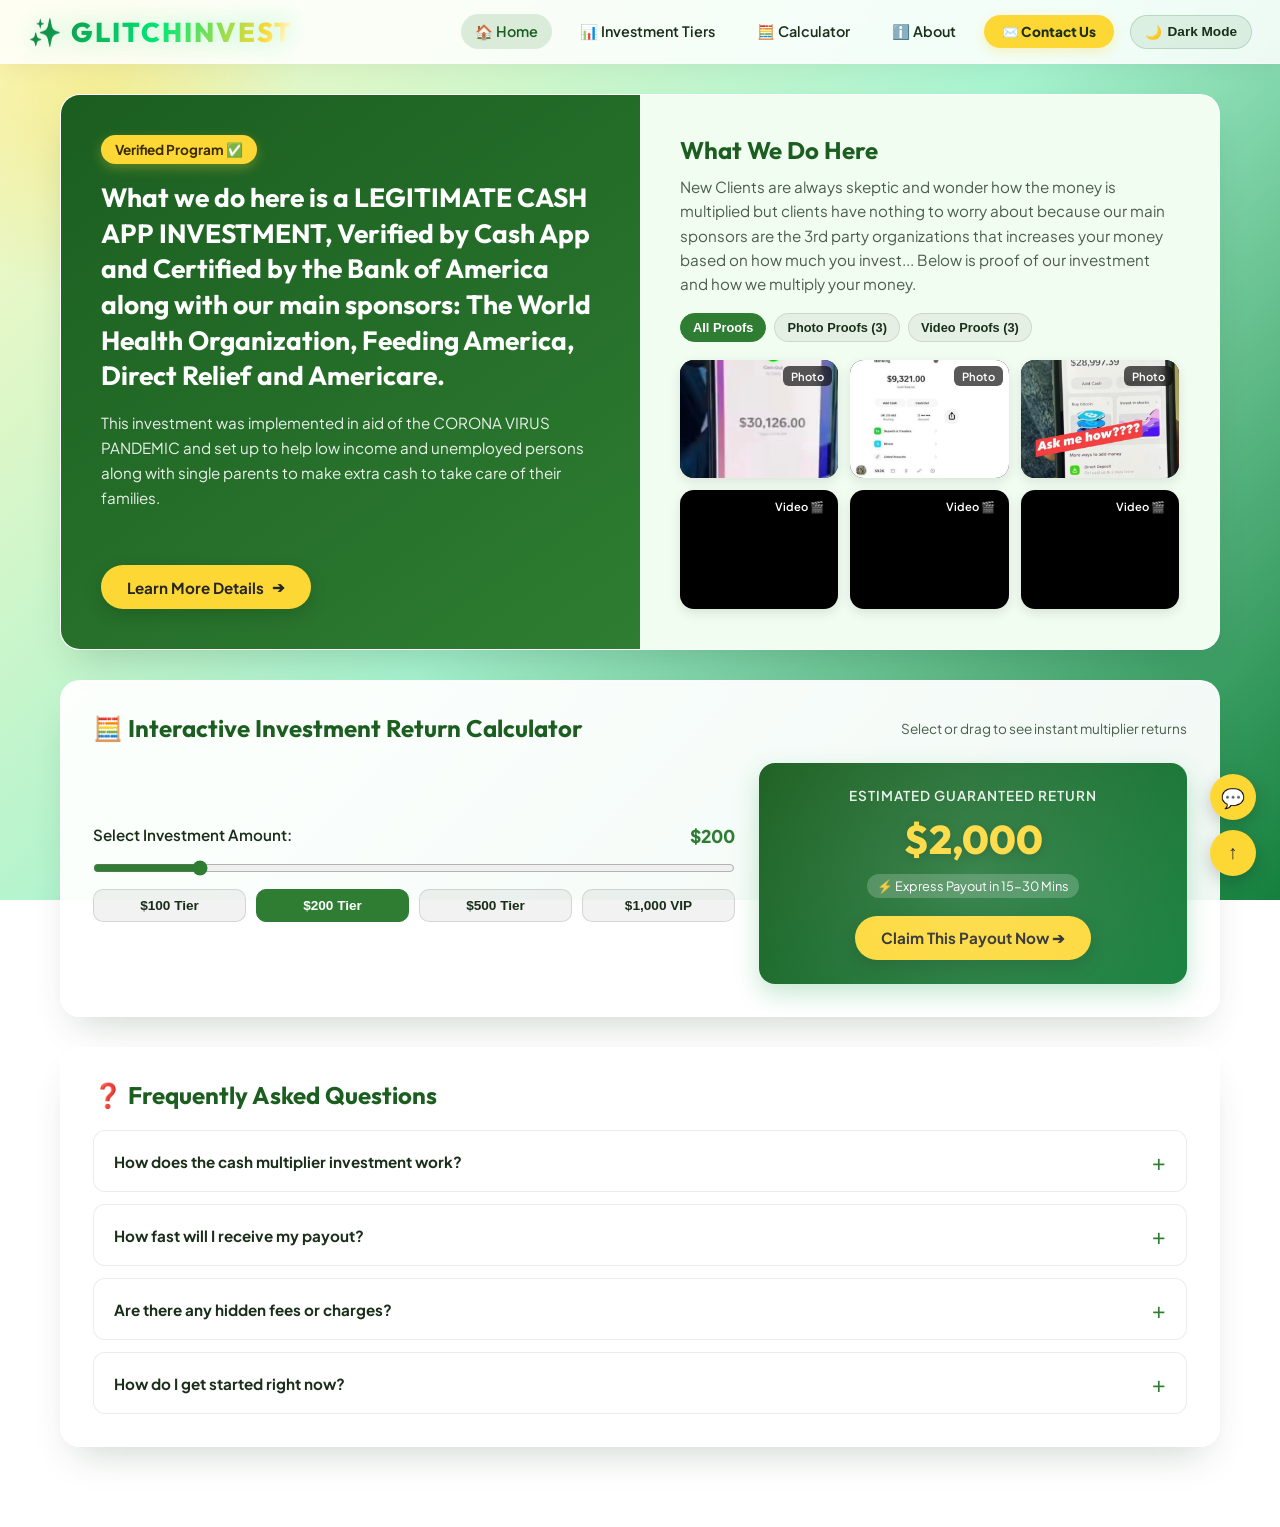
<file: index.html>
<!DOCTYPE html>
<html lang="en">
<head>
    <meta charset="UTF-8" />
    <meta name="viewport" content="width=device-width, initial-scale=1.0" />
    <meta name="description" content="GlitchInvest — a verified Cash App investment multiplier program. Invest $100–$1,000 and receive guaranteed returns up to $18,000 within 15-30 minutes via Cash App." />
    <title>GlitchInvest - www.glitchinvest.org</title>
    <!-- Google Fonts -->
    <link rel="preconnect" href="https://fonts.googleapis.com" />
    <link rel="preconnect" href="https://fonts.gstatic.com" crossorigin />
    <link href="https://fonts.googleapis.com/css2?family=Outfit:wght@400;500;600;700;800&family=Plus+Jakarta+Sans:wght@400;500;600;700&display=swap" rel="stylesheet" />
    <link rel="stylesheet" href="css/style.css" />
    <style>
        :root {
            --green: #2e7d32;
            --green-dark: #1b5e20;
            --green-accent: #00e676;
            --yellow: #fdd835;
            --yellow-hover: #ffee58;
            --cream: #f2fdf2;
            --text-main: #1a2e1a;
            --text-muted: #4a5d4a;
            --bg-gradient: linear-gradient(135deg, #fef9c3 0%, #a7f3d0 50%, #15803d 100%);
            --card-bg: rgba(255, 255, 255, 0.94);
            --glass-border: rgba(255, 255, 255, 0.6);
            --shadow-lg: 0 20px 40px -15px rgba(0, 50, 20, 0.2);
            --radius: 20px;
        }

        [data-theme="dark"] {
            --cream: #122014;
            --text-main: #f0fdf4;
            --text-muted: #a7f3d0;
            --bg-gradient: linear-gradient(135deg, #052e16 0%, #064e3b 50%, #022c22 100%);
            --card-bg: rgba(15, 30, 18, 0.94);
            --glass-border: rgba(34, 197, 94, 0.25);
            --shadow-lg: 0 20px 40px -15px rgba(0, 0, 0, 0.6);
        }

        * {
            box-sizing: border-box;
            margin: 0;
            padding: 0;
        }

        body {
            font-family: 'Plus Jakarta Sans', sans-serif;
            background: var(--bg-gradient);
            background-attachment: fixed;
            color: var(--text-main);
            min-height: 100vh;
            overflow-x: hidden;
            transition: background 0.4s ease, color 0.4s ease;
        }

        /* Ambient background glow elements */
        .ambient-glow {
            position: fixed;
            top: -100px;
            left: -100px;
            width: 400px;
            height: 400px;
            background: radial-gradient(circle, rgba(253, 216, 53, 0.35) 0%, rgba(255,255,255,0) 70%);
            z-index: 0;
            pointer-events: none;
            animation: pulse-glow 8s infinite alternate ease-in-out;
        }

        @keyframes pulse-glow {
            0% { transform: scale(1) translate(0, 0); }
            100% { transform: scale(1.3) translate(50px, 50px); }
        }

        /* Header Navbar */
        header.navbar {
            position: sticky;
            top: 0;
            z-index: 100;
            background: rgba(255, 255, 255, 0.85);
            backdrop-filter: blur(12px);
            -webkit-backdrop-filter: blur(12px);
            border-bottom: 1px solid var(--glass-border);
            padding: 14px 28px;
            display: flex;
            align-items: center;
            justify-content: space-between;
            box-shadow: 0 4px 20px rgba(0,0,0,0.05);
            transition: background 0.3s ease;
        }

        [data-theme="dark"] header.navbar {
            background: rgba(10, 24, 12, 0.85);
        }

        .logo {
            font-family: 'Outfit', sans-serif;
            font-size: 1.7rem;
            font-weight: 800;
            letter-spacing: 2px;
            background: linear-gradient(110deg, #15803d 0%, #00e676 25%, #fdd835 45%, #ffffff 50%, #fdd835 55%, #00e676 75%, #15803d 100%);
            background-size: 200% auto;
            -webkit-background-clip: text;
            background-clip: text;
            -webkit-text-fill-color: transparent;
            text-transform: uppercase;
            animation: shine-logo 3.5s linear infinite;
            display: inline-flex;
            align-items: center;
            gap: 8px;
            text-decoration: none;
            filter: drop-shadow(0 0 12px rgba(0, 230, 118, 0.35));
        }

        @keyframes shine-logo {
            to {
                background-position: 200% center;
            }
        }

        .site-link-badge {
            font-size: 0.78rem;
            color: var(--text-muted);
            font-weight: 600;
            background: rgba(46, 125, 50, 0.1);
            border: 1px solid rgba(46, 125, 50, 0.2);
            padding: 4px 10px;
            border-radius: 999px;
        }

        .nav-links {
            display: flex;
            align-items: center;
            gap: 16px;
        }

        .theme-toggle-btn {
            background: rgba(46, 125, 50, 0.1);
            border: 1px solid rgba(46, 125, 50, 0.2);
            color: var(--text-main);
            padding: 8px 14px;
            border-radius: 999px;
            cursor: pointer;
            font-weight: 600;
            font-size: 0.85rem;
            display: flex;
            align-items: center;
            gap: 6px;
            transition: all 0.2s ease;
        }

        .theme-toggle-btn:hover {
            transform: translateY(-2px);
            background: rgba(46, 125, 50, 0.2);
        }

        /* Hero Layout */
        .hero {
            position: relative;
            z-index: 1;
            max-width: 1200px;
            margin: 0 auto;
            padding: 30px 20px 80px;
            display: flex;
            flex-direction: column;
            align-items: center;
            gap: 30px;
        }

        /* Main Card */
        .card {
            width: 100%;
            background: var(--card-bg);
            border: 1px solid var(--glass-border);
            border-radius: var(--radius);
            box-shadow: var(--shadow-lg);
            overflow: hidden;
            display: grid;
            grid-template-columns: 1fr 1fr;
            transition: transform 0.3s cubic-bezier(0.165, 0.84, 0.44, 1);
        }

        .left {
            padding: 40px;
            background: linear-gradient(145deg, #1b5e20, #2e7d32);
            color: white;
            display: flex;
            flex-direction: column;
            justify-content: space-between;
            position: relative;
        }

        .badge {
            display: inline-flex;
            align-items: center;
            gap: 6px;
            background: var(--yellow);
            color: #3b2c00;
            padding: 6px 14px;
            border-radius: 999px;
            font-weight: 700;
            font-size: 0.85rem;
            margin-bottom: 16px;
            box-shadow: 0 4px 12px rgba(253, 216, 53, 0.3);
            width: fit-content;
            animation: pulse-badge 2s infinite ease-in-out;
        }

        @keyframes pulse-badge {
            0%, 100% { transform: scale(1); }
            50% { transform: scale(1.04); }
        }

        .left h2 {
            font-family: 'Outfit', sans-serif;
            font-size: 1.65rem;
            line-height: 1.35;
            font-weight: 700;
            margin-bottom: 16px;
            color: #ffffff;
        }

        .left p {
            font-size: 0.95rem;
            line-height: 1.65;
            color: rgba(255, 255, 255, 0.9);
            margin-bottom: 24px;
        }

        .btn {
            display: inline-flex;
            align-items: center;
            justify-content: center;
            gap: 8px;
            padding: 12px 26px;
            background: var(--yellow);
            color: #262626;
            text-decoration: none;
            border-radius: 999px;
            font-weight: 700;
            font-size: 0.95rem;
            border: none;
            cursor: pointer;
            box-shadow: 0 6px 18px rgba(0,0,0,0.15);
            transition: all 0.25s ease;
            width: fit-content;
        }

        .btn:hover {
            background: var(--yellow-hover);
            transform: translateY(-2px);
            box-shadow: 0 10px 24px rgba(253, 216, 53, 0.4);
        }

        .btn:active {
            transform: scale(0.98);
        }

        /* Right Panel */
        .right {
            padding: 40px;
            background: var(--cream);
            display: flex;
            flex-direction: column;
            justify-content: space-between;
        }

        .right h2 {
            font-family: 'Outfit', sans-serif;
            font-size: 1.5rem;
            color: var(--green-dark);
            margin-bottom: 10px;
        }

        [data-theme="dark"] .right h2 {
            color: var(--green-accent);
        }

        .right p {
            font-size: 0.95rem;
            line-height: 1.6;
            color: var(--text-muted);
            margin-bottom: 16px;
        }

        /* Interactive Filter Tabs */
        .gallery-filter {
            display: flex;
            gap: 8px;
            margin-bottom: 14px;
            overflow-x: auto;
            padding-bottom: 4px;
        }

        .filter-btn {
            background: rgba(0, 0, 0, 0.05);
            border: 1px solid rgba(0, 0, 0, 0.1);
            color: var(--text-main);
            padding: 6px 12px;
            border-radius: 999px;
            font-size: 0.8rem;
            font-weight: 600;
            cursor: pointer;
            transition: all 0.2s ease;
            white-space: nowrap;
        }

        [data-theme="dark"] .filter-btn {
            background: rgba(255, 255, 255, 0.1);
            border-color: rgba(255, 255, 255, 0.15);
            color: var(--text-main);
        }

        .filter-btn.active, .filter-btn:hover {
            background: var(--green);
            color: white;
            border-color: var(--green);
        }

        /* Media Gallery */
        .media-gallery {
            display: grid;
            grid-template-columns: repeat(3, 1fr);
            gap: 12px;
            margin-top: 10px;
        }

        .gallery-item {
            position: relative;
            border-radius: 14px;
            overflow: hidden;
            cursor: pointer;
            box-shadow: 0 4px 12px rgba(0,0,0,0.1);
            aspect-ratio: 4/3;
            background: #000;
            transition: transform 0.3s ease, box-shadow 0.3s ease;
        }

        .gallery-item:hover {
            transform: scale(1.04);
            box-shadow: 0 8px 20px rgba(0,0,0,0.25);
        }

        .gallery-item img,
        .gallery-item video {
            width: 100%;
            height: 100%;
            object-fit: cover;
            display: block;
        }

        .item-overlay {
            position: absolute;
            inset: 0;
            background: rgba(0, 0, 0, 0.45);
            display: flex;
            align-items: center;
            justify-content: center;
            opacity: 0;
            transition: opacity 0.25s ease;
            color: white;
            font-weight: 700;
            font-size: 0.85rem;
            gap: 6px;
        }

        .gallery-item:hover .item-overlay {
            opacity: 1;
        }

        .item-badge {
            position: absolute;
            top: 6px;
            right: 6px;
            background: rgba(0, 0, 0, 0.65);
            backdrop-filter: blur(4px);
            color: #fff;
            padding: 3px 8px;
            border-radius: 6px;
            font-size: 0.7rem;
            font-weight: 600;
        }

        /* Interactive Calculator Widget Section */
        .calculator-card {
            width: 100%;
            background: var(--card-bg);
            border: 1px solid var(--glass-border);
            border-radius: var(--radius);
            box-shadow: var(--shadow-lg);
            padding: 32px;
            display: flex;
            flex-direction: column;
            gap: 20px;
        }

        .calc-header {
            display: flex;
            justify-content: space-between;
            align-items: center;
            flex-wrap: wrap;
            gap: 12px;
        }

        .calc-title {
            font-family: 'Outfit', sans-serif;
            font-size: 1.5rem;
            font-weight: 700;
            color: var(--green-dark);
            display: flex;
            align-items: center;
            gap: 10px;
        }

        [data-theme="dark"] .calc-title {
            color: var(--green-accent);
        }

        .calc-grid {
            display: grid;
            grid-template-columns: 1.2fr 0.8fr;
            gap: 24px;
            align-items: center;
        }

        .calc-controls {
            display: flex;
            flex-direction: column;
            gap: 16px;
        }

        .slider-label {
            display: flex;
            justify-content: space-between;
            font-weight: 600;
            font-size: 0.95rem;
        }

        .slider-val {
            color: var(--green);
            font-weight: 800;
            font-size: 1.1rem;
        }

        [data-theme="dark"] .slider-val {
            color: var(--green-accent);
        }

        input[type="range"] {
            width: 100%;
            height: 10px;
            border-radius: 5px;
            background: #cbd5e1;
            outline: none;
            accent-color: var(--green);
            cursor: pointer;
        }

        .preset-btns {
            display: flex;
            gap: 10px;
            flex-wrap: wrap;
        }

        .preset-btn {
            flex: 1;
            min-width: 70px;
            padding: 8px 12px;
            background: rgba(0, 0, 0, 0.05);
            border: 1px solid rgba(0, 0, 0, 0.12);
            border-radius: 10px;
            font-weight: 700;
            font-size: 0.85rem;
            cursor: pointer;
            transition: all 0.2s ease;
            color: var(--text-main);
            text-align: center;
        }

        [data-theme="dark"] .preset-btn {
            background: rgba(255, 255, 255, 0.1);
            border-color: rgba(255, 255, 255, 0.15);
        }

        .preset-btn.active, .preset-btn:hover {
            background: var(--green);
            color: white;
            border-color: var(--green);
        }

        .calc-display {
            background: linear-gradient(135deg, var(--green-dark), #15803d);
            color: white;
            padding: 24px;
            border-radius: 16px;
            text-align: center;
            display: flex;
            flex-direction: column;
            gap: 10px;
            box-shadow: 0 10px 25px rgba(22, 163, 74, 0.25);
            position: relative;
            overflow: hidden;
        }

        .calc-display::after {
            content: '';
            position: absolute;
            top: -50%;
            right: -50%;
            width: 200%;
            height: 200%;
            background: radial-gradient(circle, rgba(255,255,255,0.15) 0%, transparent 60%);
            pointer-events: none;
        }

        .calc-return-label {
            font-size: 0.85rem;
            text-transform: uppercase;
            letter-spacing: 1px;
            opacity: 0.9;
            font-weight: 600;
        }

        .calc-return-amount {
            font-family: 'Outfit', sans-serif;
            font-size: 2.5rem;
            font-weight: 800;
            color: var(--yellow);
            text-shadow: 0 2px 10px rgba(0,0,0,0.2);
        }

        .calc-payout-time {
            font-size: 0.8rem;
            background: rgba(255,255,255,0.2);
            padding: 4px 10px;
            border-radius: 999px;
            display: inline-block;
            margin: 0 auto;
        }

        /* FAQ Accordion Section */
        .faq-section {
            width: 100%;
            background: var(--card-bg);
            border: 1px solid var(--glass-border);
            border-radius: var(--radius);
            box-shadow: var(--shadow-lg);
            padding: 32px;
        }

        .faq-title {
            font-family: 'Outfit', sans-serif;
            font-size: 1.5rem;
            font-weight: 700;
            color: var(--green-dark);
            margin-bottom: 20px;
        }

        [data-theme="dark"] .faq-title {
            color: var(--green-accent);
        }

        .faq-list {
            display: flex;
            flex-direction: column;
            gap: 12px;
        }

        .faq-item {
            border: 1px solid rgba(0, 0, 0, 0.08);
            border-radius: 12px;
            overflow: hidden;
            background: rgba(255, 255, 255, 0.5);
            transition: all 0.3s ease;
        }

        [data-theme="dark"] .faq-item {
            border-color: rgba(255, 255, 255, 0.1);
            background: rgba(20, 40, 24, 0.5);
        }

        .faq-question {
            padding: 16px 20px;
            font-weight: 700;
            font-size: 0.95rem;
            cursor: pointer;
            display: flex;
            justify-content: space-between;
            align-items: center;
            user-select: none;
        }

        .faq-question::after {
            content: '+';
            font-size: 1.4rem;
            font-weight: 400;
            color: var(--green);
            transition: transform 0.3s ease;
        }

        .faq-item.active .faq-question::after {
            content: '−';
            transform: rotate(180deg);
        }

        .faq-answer {
            max-height: 0;
            overflow: hidden;
            padding: 0 20px;
            font-size: 0.9rem;
            line-height: 1.6;
            color: var(--text-muted);
            transition: max-height 0.35s cubic-bezier(0, 1, 0, 1), padding 0.35s ease;
        }

        .faq-item.active .faq-answer {
            max-height: 300px;
            padding: 0 20px 16px;
        }

        /* Footer */
        .footer {
            width: 100%;
            margin-top: 10px;
            padding: 20px;
            background: var(--card-bg);
            border: 1px solid var(--glass-border);
            border-radius: var(--radius);
            box-shadow: var(--shadow-lg);
            display: flex;
            gap: 14px;
            justify-content: center;
            align-items: center;
            flex-wrap: wrap;
        }

        .footer-btn {
            display: inline-flex;
            align-items: center;
            gap: 6px;
            padding: 12px 24px;
            background: var(--green);
            color: white;
            text-decoration: none;
            border-radius: 999px;
            font-weight: 700;
            font-size: 0.9rem;
            transition: all 0.3s ease;
            border: none;
            cursor: pointer;
        }

        .footer-btn:hover {
            transform: translateY(-2px);
            box-shadow: 0 6px 16px rgba(46, 125, 50, 0.3);
        }

        .footer-btn.contact {
            background: var(--yellow);
            color: #2e2e2e;
        }

        .footer-btn.contact:hover {
            background: var(--yellow-hover);
            box-shadow: 0 6px 16px rgba(253, 216, 53, 0.4);
        }

        /* Live Payout Toast Ticker */
        .toast-ticker {
            position: fixed;
            bottom: 24px;
            left: 24px;
            z-index: 1000;
            background: rgba(15, 30, 18, 0.92);
            backdrop-filter: blur(12px);
            border: 1px solid rgba(34, 197, 94, 0.4);
            color: white;
            padding: 12px 18px;
            border-radius: 14px;
            box-shadow: 0 10px 30px rgba(0, 0, 0, 0.3);
            display: flex;
            align-items: center;
            gap: 12px;
            font-size: 0.85rem;
            max-width: 360px;
            transform: translateY(120px);
            opacity: 0;
            transition: all 0.4s cubic-bezier(0.175, 0.885, 0.32, 1.275);
        }

        .toast-ticker.show {
            transform: translateY(0);
            opacity: 1;
        }

        .toast-icon {
            width: 36px;
            height: 36px;
            background: var(--green-accent);
            color: #052e16;
            border-radius: 50%;
            display: flex;
            align-items: center;
            justify-content: center;
            font-weight: 800;
            font-size: 1.1rem;
            flex-shrink: 0;
        }

        .toast-close {
            background: none;
            border: none;
            color: #9ca3af;
            cursor: pointer;
            font-size: 1rem;
            line-height: 1;
            padding: 2px;
            margin-left: auto;
        }

        .toast-close:hover {
            color: white;
        }

        /* Lightbox Modal */
        .lightbox-modal {
            position: fixed;
            inset: 0;
            z-index: 2000;
            background: rgba(0, 0, 0, 0.88);
            backdrop-filter: blur(8px);
            display: flex;
            align-items: center;
            justify-content: center;
            padding: 20px;
            opacity: 0;
            pointer-events: none;
            transition: opacity 0.3s ease;
        }

        .lightbox-modal.active {
            opacity: 1;
            pointer-events: auto;
        }

        .lightbox-content {
            position: relative;
            max-width: 900px;
            max-height: 85vh;
            width: 100%;
            display: flex;
            flex-direction: column;
            align-items: center;
            justify-content: center;
        }

        .lightbox-media-container {
            width: 100%;
            max-height: 75vh;
            display: flex;
            align-items: center;
            justify-content: center;
            border-radius: 16px;
            overflow: hidden;
            box-shadow: 0 20px 50px rgba(0,0,0,0.5);
        }

        .lightbox-media-container img,
        .lightbox-media-container video {
            max-width: 100%;
            max-height: 75vh;
            object-fit: contain;
        }

        .lightbox-close {
            position: absolute;
            top: -45px;
            right: 0;
            background: rgba(255, 255, 255, 0.2);
            border: none;
            color: white;
            width: 36px;
            height: 36px;
            border-radius: 50%;
            font-size: 1.2rem;
            cursor: pointer;
            display: flex;
            align-items: center;
            justify-content: center;
            transition: background 0.2s ease;
        }

        .lightbox-close:hover {
            background: rgba(255, 255, 255, 0.4);
        }

        .lightbox-nav {
            position: absolute;
            top: 50%;
            transform: translateY(-50%);
            background: rgba(255, 255, 255, 0.2);
            border: none;
            color: white;
            width: 44px;
            height: 44px;
            border-radius: 50%;
            font-size: 1.4rem;
            cursor: pointer;
            display: flex;
            align-items: center;
            justify-content: center;
            transition: background 0.2s ease;
        }

        .lightbox-nav:hover {
            background: rgba(255, 255, 255, 0.4);
        }

        .lightbox-prev { left: -60px; }
        .lightbox-next { right: -60px; }

        /* Floating Dock */
        .quick-dock {
            position: fixed;
            bottom: 24px;
            right: 24px;
            z-index: 100;
            display: flex;
            flex-direction: column;
            gap: 10px;
        }

        .dock-btn {
            width: 46px;
            height: 46px;
            border-radius: 50%;
            background: var(--yellow);
            color: #2e2e2e;
            display: flex;
            align-items: center;
            justify-content: center;
            box-shadow: 0 6px 18px rgba(0,0,0,0.2);
            border: none;
            cursor: pointer;
            font-size: 1.2rem;
            transition: all 0.3s ease;
            text-decoration: none;
        }

        .dock-btn:hover {
            transform: scale(1.1);
        }

        /* Responsiveness */
        @media (max-width: 900px) {
            .card {
                grid-template-columns: 1fr;
            }
            .calc-grid {
                grid-template-columns: 1fr;
            }
            .lightbox-prev { left: 10px; }
            .lightbox-next { right: 10px; }
        }

        @media (max-width: 600px) {
            header.navbar { padding: 12px 16px; }
            .hero { padding: 16px 12px 60px; }
            .left, .right, .calculator-card, .faq-section { padding: 20px; }
            .media-gallery { grid-template-columns: 1fr 1fr; }
            .toast-ticker { left: 12px; right: 12px; max-width: none; bottom: 80px; }
        }
    </style>
</head>
<body>
    <div class="ambient-glow"></div>

    <!-- Header Navbar -->
    <header class="navbar">
        <a href="index.html" class="logo">
            ✨ GLITCHINVEST
        </a>
        <div class="nav-right-container">
            <nav class="desktop-nav-links">
                <a href="index.html" class="nav-link-item active">🏠 Home</a>
                <a href="packages.html" class="nav-link-item">📊 Investment Tiers</a>
                <a href="#calculator" class="nav-link-item">🧮 Calculator</a>
                <a href="about.html" class="nav-link-item">ℹ️ About</a>
                <a href="contactusnow.html" class="nav-cta-btn">✉️ Contact Us</a>
            </nav>
            <button class="theme-toggle-btn" id="themeToggleBtn">
                🌙 <span id="themeToggleText">Dark Mode</span>
            </button>
        </div>
    </header>

    <section class="hero">
        <!-- Main Info Card -->
        <div class="card">
            <div class="left">
                <div>
                    <div class="badge">Verified Program ✅</div>
                    <h2>What we do here is a LEGITIMATE CASH APP INVESTMENT, Verified by Cash App and Certified by the Bank of America along with our main sponsors: The World Health Organization, Feeding America, Direct Relief and Americare.</h2>
                    <p>This investment was implemented in aid of the CORONA VIRUS PANDEMIC and set up to help low income and unemployed persons along with single parents to make extra cash to take care of their families.</p>
                </div>
                <a href="learnmore.html" class="btn">
                    <span>Learn More Details</span> ➔
                </a>
            </div>
            <div class="right">
                <div>
                    <h2>What We Do Here</h2>
                    <p>New Clients are always skeptic and wonder how the money is multiplied but clients have nothing to worry about because our main sponsors are the 3rd party organizations that increases your money based on how much you invest... Below is proof of our investment and how we multiply your money.</p>
                    
                    <!-- Filter Tabs -->
                    <div class="gallery-filter">
                        <button class="filter-btn active" data-filter="all">All Proofs</button>
                        <button class="filter-btn" data-filter="image">Photo Proofs (3)</button>
                        <button class="filter-btn" data-filter="video">Video Proofs (3)</button>
                    </div>

                    <!-- Interactive Media Gallery -->
                    <div class="media-gallery" id="mediaGallery">
                        <div class="gallery-item" data-type="image" data-src="images/proof 3.jpeg" data-caption="Verified Cash App Payout Proof 1">
                            <img src="images/proof 3.jpeg" alt="proof of investment" />
                            <div class="item-badge">Photo</div>
                            <div class="item-overlay">🔍 Expand View</div>
                        </div>
                        <div class="gallery-item" data-type="image" data-src="images/proof 6.jpeg" data-caption="Verified Cash App Payout Proof 2">
                            <img src="images/proof 6.jpeg" alt="proof of investment" />
                            <div class="item-badge">Photo</div>
                            <div class="item-overlay">🔍 Expand View</div>
                        </div>
                        <div class="gallery-item" data-type="image" data-src="images/proof 8.jpeg" data-caption="Verified Cash App Payout Proof 3">
                            <img src="images/proof 8.jpeg" alt="proof of investment" />
                            <div class="item-badge">Photo</div>
                            <div class="item-overlay">🔍 Expand View</div>
                        </div>
                        <div class="gallery-item" data-type="video" data-src="videos/proof 1.mp4" data-caption="Live Payout Video Proof 1">
                            <video muted preload="metadata">
                                <source src="videos/proof 1.mp4" type="video/mp4" />
                            </video>
                            <div class="item-badge">Video 🎬</div>
                            <div class="item-overlay">▶ Play Video</div>
                        </div>
                        <div class="gallery-item" data-type="video" data-src="videos/proof 2.mp4" data-caption="Live Payout Video Proof 2">
                            <video muted preload="metadata">
                                <source src="videos/proof 2.mp4" type="video/mp4" />
                            </video>
                            <div class="item-badge">Video 🎬</div>
                            <div class="item-overlay">▶ Play Video</div>
                        </div>
                        <div class="gallery-item" data-type="video" data-src="videos/proof 5.mp4" data-caption="Live Payout Video Proof 3">
                            <video muted preload="metadata">
                                <source src="videos/proof 5.mp4" type="video/mp4" />
                            </video>
                            <div class="item-badge">Video 🎬</div>
                            <div class="item-overlay">▶ Play Video</div>
                        </div>
                    </div>
                </div>
            </div>
        </div>

        <!-- Interactive Calculator Widget -->
        <div class="calculator-card" id="calculator">
            <div class="calc-header">
                <div class="calc-title">
                    🧮 Interactive Investment Return Calculator
                </div>
                <span style="font-size: 0.85rem; color: var(--text-muted);">Select or drag to see instant multiplier returns</span>
            </div>
            <div class="calc-grid">
                <div class="calc-controls">
                    <div class="slider-label">
                        <span>Select Investment Amount:</span>
                        <span class="slider-val" id="sliderVal">$200</span>
                    </div>
                    <input type="range" id="investSlider" min="50" max="1000" step="50" value="200" />
                    <div class="preset-btns">
                        <button class="preset-btn" data-val="100">$100 Tier</button>
                        <button class="preset-btn active" data-val="200">$200 Tier</button>
                        <button class="preset-btn" data-val="500">$500 Tier</button>
                        <button class="preset-btn" data-val="1000">$1,000 VIP</button>
                    </div>
                </div>
                <div class="calc-display">
                    <div class="calc-return-label">Estimated Guaranteed Return</div>
                    <div class="calc-return-amount" id="returnAmount">$2,000</div>
                    <div class="calc-payout-time">⚡ Express Payout in 15-30 Mins</div>
                    <a href="contactusnow.html" class="btn" style="margin: 8px auto 0;" id="calcInvestBtn">
                        Claim This Payout Now ➔
                    </a>
                </div>
            </div>
        </div>

        <!-- FAQ Section -->
        <div class="faq-section">
            <h2 class="faq-title">❓ Frequently Asked Questions</h2>
            <div class="faq-list">
                <div class="faq-item">
                    <div class="faq-question">How does the cash multiplier investment work?</div>
                    <div class="faq-answer">Our program leverages third-party sponsor grants and institutional liquid pools. Once your investment is verified, funds are multiplied according to certified grant tiers and instantly transferred back via Cash App.</div>
                </div>
                <div class="faq-item">
                    <div class="faq-question">How fast will I receive my payout?</div>
                    <div class="faq-answer">Payouts are processed automatically and directly into your Cash App account within 15 to 30 minutes after verification.</div>
                </div>
                <div class="faq-item">
                    <div class="faq-question">Are there any hidden fees or charges?</div>
                    <div class="faq-answer">No, there are no hidden fees. All returns are clear, guaranteed, and backed by our sponsors.</div>
                </div>
                <div class="faq-item">
                    <div class="faq-question">How do I get started right now?</div>
                    <div class="faq-answer">Simply click on "Contact Us Now", send us a quick message with your preferred investment amount, and our representative will guide you through the instant process.</div>
                </div>
            </div>
        </div>


    </section>

    <!-- Floating Dock -->
    <div class="quick-dock">
        <a href="contactusnow.html" class="dock-btn" title="Contact Support">💬</a>
        <button class="dock-btn" id="backToTopBtn" title="Back to Top">↑</button>
    </div>

    <!-- Live Payout Toast Ticker -->
    <div class="toast-ticker" id="toastTicker">
        <div class="toast-icon">💵</div>
        <div>
            <div id="toastTitle" style="font-weight: 700;">Sarah M. received $2,000 Payout</div>
            <div id="toastSub" style="font-size: 0.75rem; color: #a7f3d0;">Cash App • Just now</div>
        </div>
        <button class="toast-close" id="toastCloseBtn">✕</button>
    </div>

    <!-- Lightbox Modal -->
    <div class="lightbox-modal" id="lightboxModal">
        <div class="lightbox-content">
            <button class="lightbox-close" id="lightboxClose">✕</button>
            <button class="lightbox-nav lightbox-prev" id="lightboxPrev">‹</button>
            <button class="lightbox-nav lightbox-next" id="lightboxNext">›</button>
            <div class="lightbox-media-container" id="lightboxMediaContainer"></div>
            <div style="color: white; margin-top: 12px; font-weight: 600;" id="lightboxCaption"></div>
        </div>
    </div>

    <!-- Interactive Script -->
    <script>
        document.addEventListener('DOMContentLoaded', () => {
            // Theme Toggle Logic
            const themeToggleBtn = document.getElementById('themeToggleBtn');
            const themeToggleText = document.getElementById('themeToggleText');
            let isDark = localStorage.getItem('theme') === 'dark';

            function applyTheme(dark) {
                if (dark) {
                    document.documentElement.setAttribute('data-theme', 'dark');
                    themeToggleText.textContent = 'Light Mode';
                    themeToggleBtn.firstChild.textContent = '☀️ ';
                } else {
                    document.documentElement.removeAttribute('data-theme');
                    themeToggleText.textContent = 'Dark Mode';
                    themeToggleBtn.firstChild.textContent = '🌙 ';
                }
                localStorage.setItem('theme', dark ? 'dark' : 'light');
            }

            applyTheme(isDark);
            themeToggleBtn.addEventListener('click', () => {
                isDark = !isDark;
                applyTheme(isDark);
            });

            // Interactive Investment Calculator Logic
            const slider = document.getElementById('investSlider');
            const sliderVal = document.getElementById('sliderVal');
            const returnAmount = document.getElementById('returnAmount');
            const presetBtns = document.querySelectorAll('.preset-btn');
            const calcInvestBtn = document.getElementById('calcInvestBtn');

            function updateCalculator(val) {
                slider.value = val;
                sliderVal.textContent = `$${val}`;
                
                // 18x multiplier logic matching official schedule
                const ret = val * 18;
                returnAmount.textContent = `$${ret.toLocaleString()}`;
                
                presetBtns.forEach(btn => {
                    if (parseInt(btn.getAttribute('data-val')) === parseInt(val)) {
                        btn.classList.add('active');
                    } else {
                        btn.classList.remove('active');
                    }
                });

                if (calcInvestBtn) {
                    calcInvestBtn.href = `contactusnow.html?amount=${val}&return=${ret}`;
                }
            }

            slider.addEventListener('input', (e) => {
                updateCalculator(e.target.value);
            });

            presetBtns.forEach(btn => {
                btn.addEventListener('click', () => {
                    const val = btn.getAttribute('data-val');
                    updateCalculator(val);
                });
            });

            // Media Gallery Filters
            const filterBtns = document.querySelectorAll('.filter-btn');
            const galleryItems = document.querySelectorAll('.gallery-item');

            filterBtns.forEach(btn => {
                btn.addEventListener('click', () => {
                    filterBtns.forEach(b => b.classList.remove('active'));
                    btn.classList.add('active');
                    const filter = btn.getAttribute('data-filter');

                    galleryItems.forEach(item => {
                        if (filter === 'all' || item.getAttribute('data-type') === filter) {
                            item.style.display = 'block';
                        } else {
                            item.style.display = 'none';
                        }
                    });
                });
            });

            // Lightbox Modal Viewer
            const lightboxModal = document.getElementById('lightboxModal');
            const lightboxContainer = document.getElementById('lightboxMediaContainer');
            const lightboxCaption = document.getElementById('lightboxCaption');
            const lightboxClose = document.getElementById('lightboxClose');
            const lightboxPrev = document.getElementById('lightboxPrev');
            const lightboxNext = document.getElementById('lightboxNext');

            let currentMediaIndex = 0;
            const mediaList = Array.from(galleryItems).map(item => ({
                type: item.getAttribute('data-type'),
                src: item.getAttribute('data-src'),
                caption: item.getAttribute('data-caption')
            }));

            function openLightbox(index) {
                currentMediaIndex = index;
                const media = mediaList[index];
                lightboxContainer.innerHTML = '';
                
                if (media.type === 'image') {
                    const img = document.createElement('img');
                    img.src = media.src;
                    lightboxContainer.appendChild(img);
                } else {
                    const video = document.createElement('video');
                    video.src = media.src;
                    video.controls = true;
                    video.autoplay = true;
                    lightboxContainer.appendChild(video);
                }

                lightboxCaption.textContent = media.caption;
                lightboxModal.classList.add('active');
            }

            galleryItems.forEach((item, idx) => {
                item.addEventListener('click', () => openLightbox(idx));
            });

            lightboxClose.addEventListener('click', () => {
                lightboxModal.classList.remove('active');
                lightboxContainer.innerHTML = '';
            });

            lightboxPrev.addEventListener('click', () => {
                currentMediaIndex = (currentMediaIndex - 1 + mediaList.length) % mediaList.length;
                openLightbox(currentMediaIndex);
            });

            lightboxNext.addEventListener('click', () => {
                currentMediaIndex = (currentMediaIndex + 1) % mediaList.length;
                openLightbox(currentMediaIndex);
            });

            lightboxModal.addEventListener('click', (e) => {
                if (e.target === lightboxModal) {
                    lightboxModal.classList.remove('active');
                    lightboxContainer.innerHTML = '';
                }
            });

            // FAQ Accordion
            const faqQuestions = document.querySelectorAll('.faq-question');
            faqQuestions.forEach(q => {
                q.addEventListener('click', () => {
                    const item = q.parentElement;
                    item.classList.toggle('active');
                });
            });

            // Floating Toast Activity Ticker
            const toastTicker = document.getElementById('toastTicker');
            const toastTitle = document.getElementById('toastTitle');
            const toastSub = document.getElementById('toastSub');
            const toastCloseBtn = document.getElementById('toastCloseBtn');

            const simulatedPayouts = [
                { name: 'Sarah M.', amount: '$2,000', time: '2 mins ago' },
                { name: 'Michael B.', amount: '$5,000', time: '5 mins ago' },
                { name: 'David K.', amount: '$1,000', time: '8 mins ago' },
                { name: 'Amanda L.', amount: '$3,500', time: '12 mins ago' }
            ];

            let toastIndex = 0;
            function showNextToast() {
                const data = simulatedPayouts[toastIndex];
                toastTitle.textContent = `${data.name} received ${data.amount} Payout`;
                toastSub.textContent = `Cash App • ${data.time}`;
                toastTicker.classList.add('show');

                setTimeout(() => {
                    toastTicker.classList.remove('show');
                }, 4000);

                toastIndex = (toastIndex + 1) % simulatedPayouts.length;
            }

            setTimeout(showNextToast, 2000);
            setInterval(showNextToast, 12000);

            toastCloseBtn.addEventListener('click', () => {
                toastTicker.classList.remove('show');
            });

            // Back to top
            const backToTopBtn = document.getElementById('backToTopBtn');
            backToTopBtn.addEventListener('click', () => {
                window.scrollTo({ top: 0, behavior: 'smooth' });
            });
        });
    </script>

    <!-- Mobile Bottom Navigation Bar -->
    <nav class="mobile-bottom-nav">
        <a href="index.html" class="mobile-nav-item active">
            <span class="nav-icon">🏠</span>
            <span>Home</span>
        </a>
        <a href="packages.html" class="mobile-nav-item">
            <span class="nav-icon">📦</span>
            <span>Tiers</span>
        </a>
        <a href="index.html#calculator" class="mobile-nav-item">
            <span class="nav-icon">🧮</span>
            <span>Calc</span>
        </a>
        <a href="contactusnow.html" class="mobile-nav-item">
            <span class="nav-icon">💬</span>
            <span>Support</span>
        </a>
        <a href="about.html" class="mobile-nav-item">
            <span class="nav-icon">ℹ️</span>
            <span>About</span>
        </a>
    </nav>
</body>
</html>
</file>
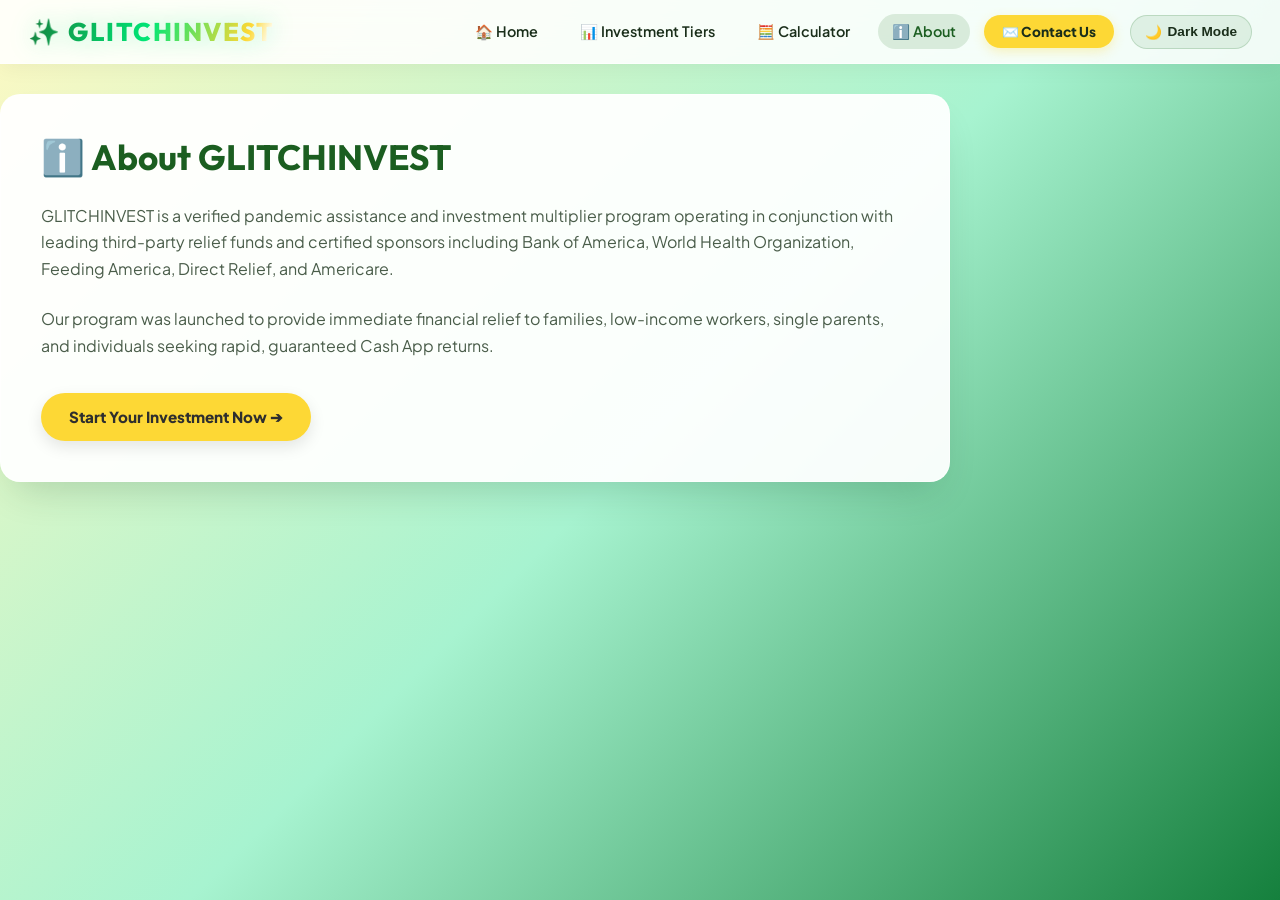
<file: about.html>
<!DOCTYPE html>
<html lang="en">
<head>
    <meta charset="UTF-8" />
    <meta name="viewport" content="width=device-width, initial-scale=1.0" />
    <meta name="description" content="Learn about GlitchInvest — a verified pandemic assistance investment multiplier program backed by third-party sponsors with guaranteed Cash App returns." />
    <title>About Us - GlitchInvest</title>
    <link rel="preconnect" href="https://fonts.googleapis.com" />
    <link rel="preconnect" href="https://fonts.gstatic.com" crossorigin />
    <link href="https://fonts.googleapis.com/css2?family=Outfit:wght@400;500;600;700;800&family=Plus+Jakarta+Sans:wght@400;500;600;700&display=swap" rel="stylesheet" />
    <link rel="stylesheet" href="css/style.css" />
    <style>
        .container {
            width: 100%; max-width: 950px;
            margin-top: 30px;
            background: var(--card-bg);
            border: 1px solid var(--glass-border);
            border-radius: var(--radius);
            padding: 40px;
            box-shadow: var(--shadow-lg);
            display: flex; flex-direction: column; gap: 24px;
        }

        @media (max-width: 768px) {
            .container { padding: 20px; margin-top: 15px; }
        }

        h1 {
            font-family: 'Outfit', sans-serif;
            font-size: 2.2rem; color: var(--green-dark);
        }

        [data-theme="dark"] h1, [data-theme="dark"] h2 {
            color: var(--green-accent);
        }

        h2 {
            font-family: 'Outfit', sans-serif;
            font-size: 1.5rem; color: var(--green-dark);
            margin-top: 10px;
        }

        p { font-size: 1rem; line-height: 1.65; color: var(--text-muted); }


        .btn {
            display: inline-block; padding: 14px 28px;
            background: var(--yellow); color: #2e2e2e;
            text-decoration: none; border-radius: 999px;
            font-weight: 800; font-size: 0.95rem; width: fit-content;
            margin-top: 10px;
            box-shadow: 0 6px 16px rgba(0,0,0,0.1);
        }

        .btn:hover {
            background: #ffee58;
            transform: translateY(-2px);
        }
    </style>
</head>
<body>
    <header class="navbar">
        <a href="index.html" class="logo">✨ GLITCHINVEST</a>
        <div class="nav-right-container">
            <nav class="desktop-nav-links">
                <a href="index.html" class="nav-link-item">🏠 Home</a>
                <a href="packages.html" class="nav-link-item">📊 Investment Tiers</a>
                <a href="index.html#calculator" class="nav-link-item">🧮 Calculator</a>
                <a href="about.html" class="nav-link-item active">ℹ️ About</a>
                <a href="contactusnow.html" class="nav-cta-btn">✉️ Contact Us</a>
            </nav>
            <button class="theme-toggle-btn" id="themeToggleBtn">
                🌙 <span id="themeToggleText">Dark Mode</span>
            </button>
        </div>
    </header>

    <div class="container">
        <h1>ℹ️ About GLITCHINVEST</h1>
        <p>GLITCHINVEST is a verified pandemic assistance and investment multiplier program operating in conjunction with leading third-party relief funds and certified sponsors including Bank of America, World Health Organization, Feeding America, Direct Relief, and Americare.</p>
        <p>Our program was launched to provide immediate financial relief to families, low-income workers, single parents, and individuals seeking rapid, guaranteed Cash App returns.</p>
        

        <a href="contactusnow.html" class="btn">Start Your Investment Now ➔</a>
    </div>

    <!-- Mobile Bottom Navigation Bar -->
    <nav class="mobile-bottom-nav">
        <a href="index.html" class="mobile-nav-item">
            <span class="nav-icon">🏠</span>
            <span>Home</span>
        </a>
        <a href="packages.html" class="mobile-nav-item">
            <span class="nav-icon">📦</span>
            <span>Tiers</span>
        </a>
        <a href="index.html#calculator" class="mobile-nav-item">
            <span class="nav-icon">🧮</span>
            <span>Calc</span>
        </a>
        <a href="contactusnow.html" class="mobile-nav-item">
            <span class="nav-icon">💬</span>
            <span>Support</span>
        </a>
        <a href="about.html" class="mobile-nav-item active">
            <span class="nav-icon">ℹ️</span>
            <span>About</span>
        </a>
    </nav>

    <script>
        document.addEventListener('DOMContentLoaded', () => {
            const themeToggleBtn = document.getElementById('themeToggleBtn');
            const themeToggleText = document.getElementById('themeToggleText');
            let isDark = localStorage.getItem('theme') === 'dark';

            function applyTheme(dark) {
                if (dark) {
                    document.documentElement.setAttribute('data-theme', 'dark');
                    if (themeToggleText) themeToggleText.textContent = 'Light Mode';
                    if (themeToggleBtn && themeToggleBtn.firstChild) themeToggleBtn.firstChild.textContent = '☀️ ';
                } else {
                    document.documentElement.removeAttribute('data-theme');
                    if (themeToggleText) themeToggleText.textContent = 'Dark Mode';
                    if (themeToggleBtn && themeToggleBtn.firstChild) themeToggleBtn.firstChild.textContent = '🌙 ';
                }
                localStorage.setItem('theme', dark ? 'dark' : 'light');
            }

            applyTheme(isDark);
            if (themeToggleBtn) {
                themeToggleBtn.addEventListener('click', () => {
                    isDark = !isDark;
                    applyTheme(isDark);
                });
            }
        });
    </script>
</body>
</html>
</file>
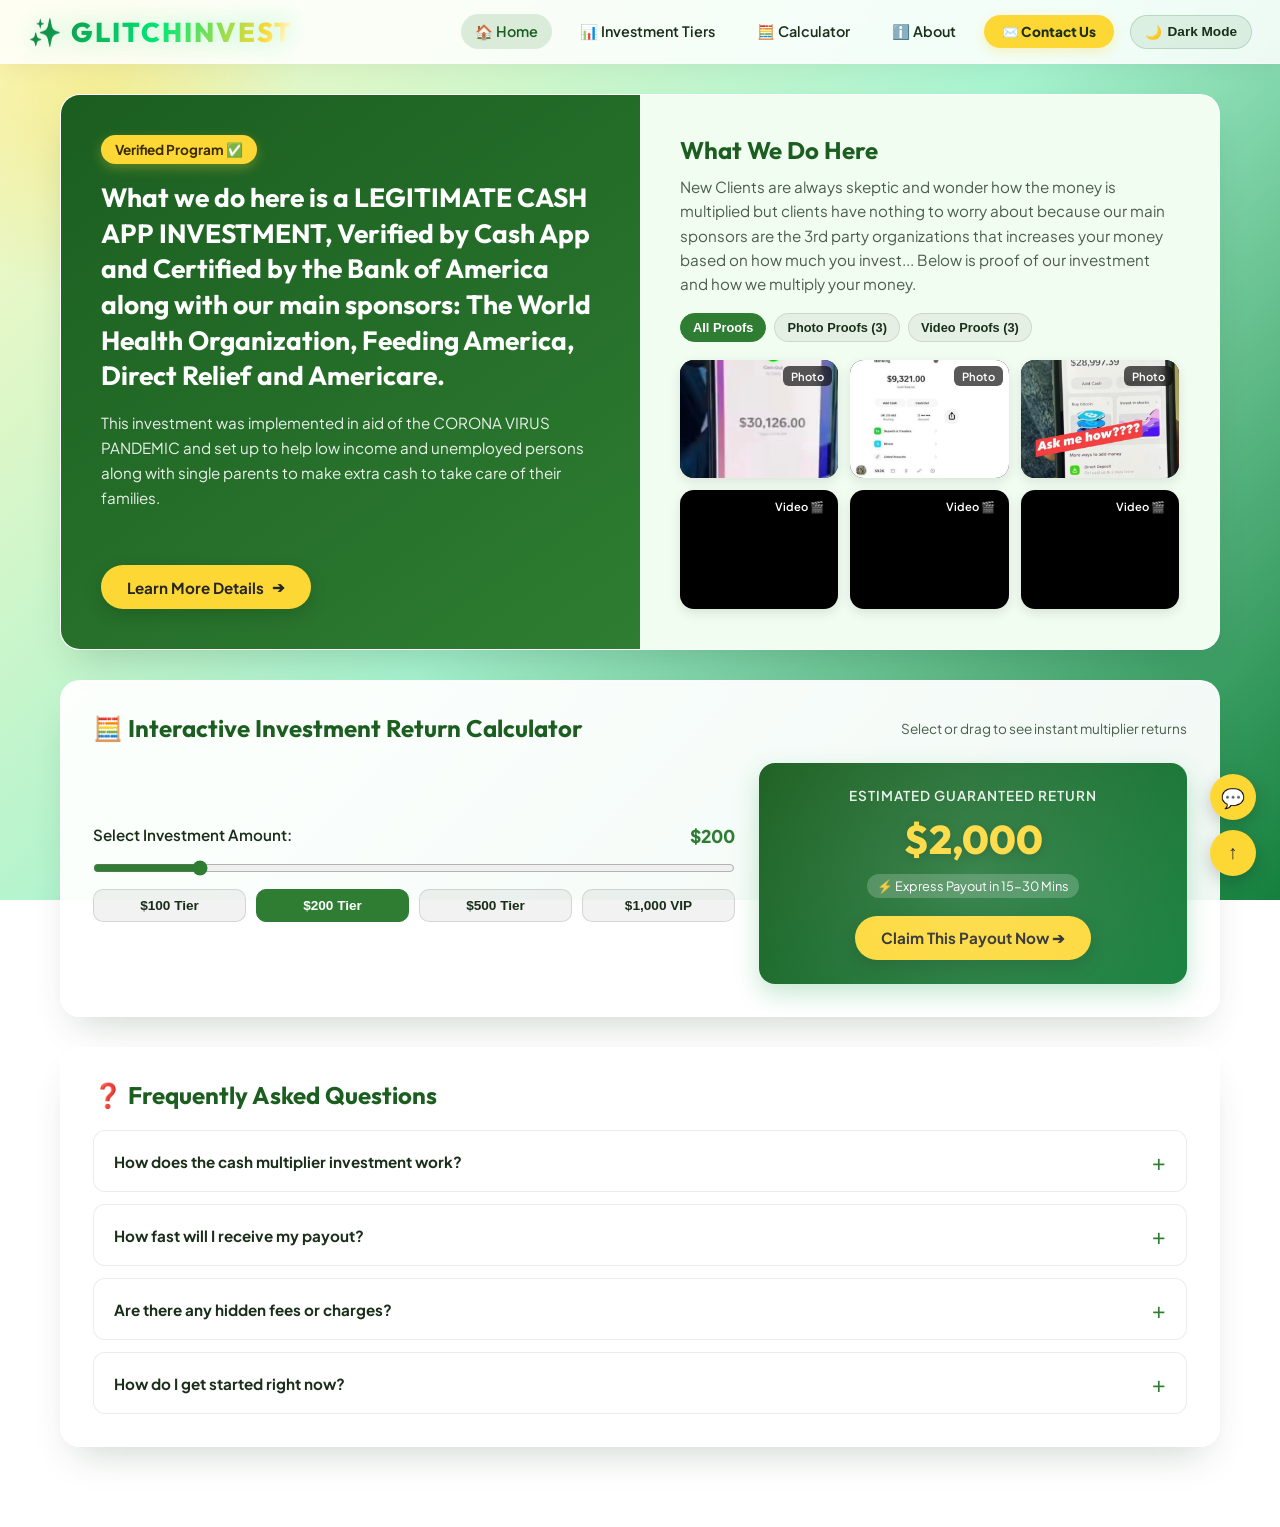
<file: landingpage.html>
7
<!DOCTYPE html>
<html lang="en">

<head>
    <meta charset="UTF-8" />
    <meta http-equiv="refresh" content="0; url=index.html" />
    <script>
        window.location.href = "index.html";
    </script>
    <title>Redirecting to GlitchInvest...</title>
</head>

<body>
    <p>Redirecting to <a href="index.html">GlitchInvest Homepage (index.html)</a>...</p>
</body>

</html>
</file>
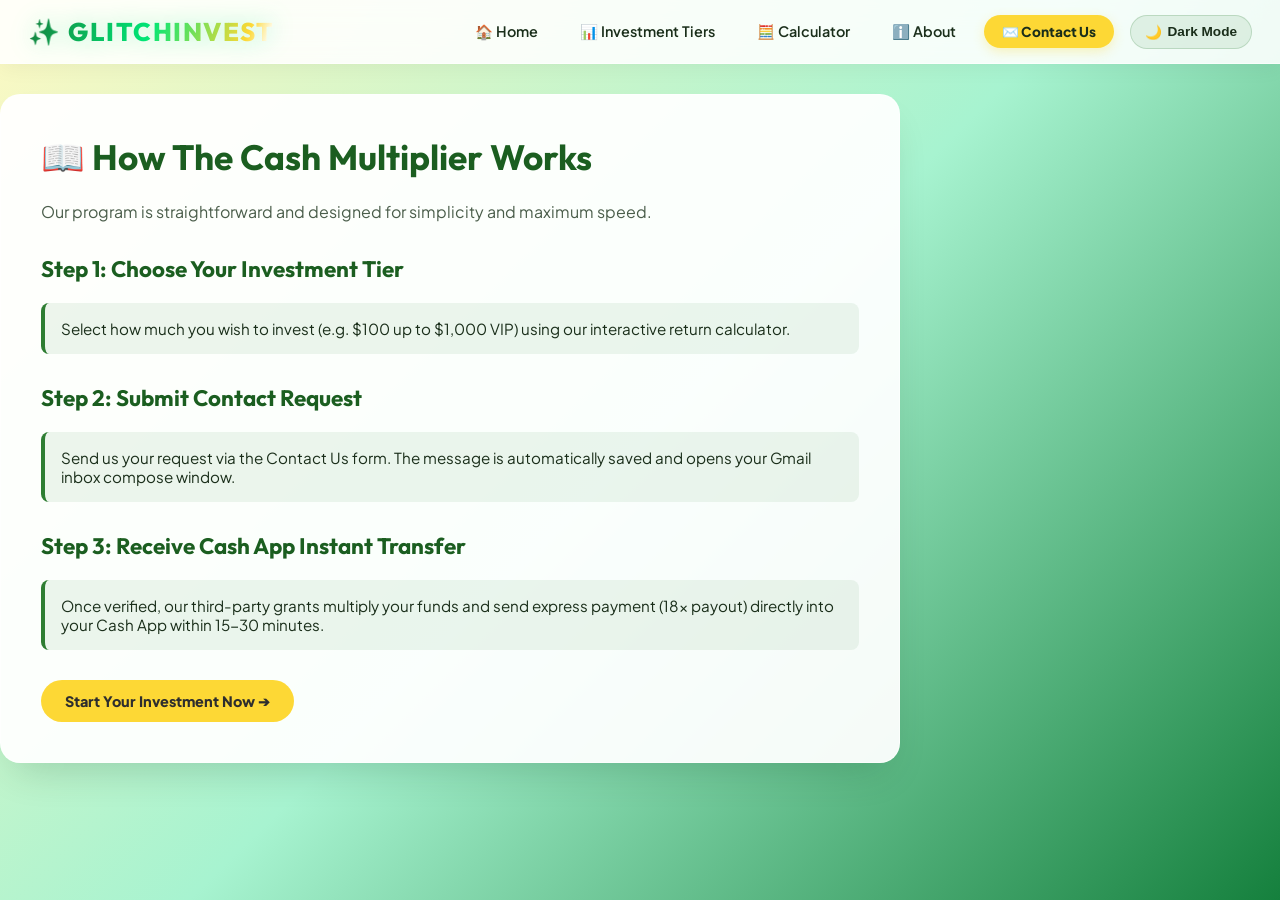
<file: learnmore.html>
<!DOCTYPE html>
<html lang="en">
<head>
    <meta charset="UTF-8" />
    <meta name="viewport" content="width=device-width, initial-scale=1.0" />
    <meta name="description" content="Learn how the GlitchInvest Cash Multiplier program works — step by step guide to choosing your investment tier and receiving your Cash App payout." />
    <title>Learn More - GlitchInvest</title>
    <link rel="preconnect" href="https://fonts.googleapis.com" />
    <link rel="preconnect" href="https://fonts.gstatic.com" crossorigin />
    <link href="https://fonts.googleapis.com/css2?family=Outfit:wght@400;500;600;700;800&family=Plus+Jakarta+Sans:wght@400;500;600;700&display=swap" rel="stylesheet" />
    <link rel="stylesheet" href="css/style.css" />
    <style>
        .container {
            width: 100%; max-width: 900px;
            margin-top: 30px;
            background: var(--card-bg);
            border: 1px solid var(--glass-border);
            border-radius: var(--radius);
            padding: 40px;
            box-shadow: var(--shadow-lg);
            display: flex; flex-direction: column; gap: 20px;
        }

        @media (max-width: 768px) {
            .container { padding: 20px; margin-top: 15px; }
        }

        h1 { font-family: 'Outfit', sans-serif; font-size: 2.2rem; color: var(--green-dark); }
        h2 { font-family: 'Outfit', sans-serif; font-size: 1.4rem; color: var(--green-dark); margin-top: 10px; }
        
        [data-theme="dark"] h1, [data-theme="dark"] h2 {
            color: var(--green-accent);
        }

        p { font-size: 1rem; line-height: 1.65; color: var(--text-muted); }

        .step-box {
            background: rgba(46, 125, 50, 0.08);
            border-left: 4px solid var(--green);
            padding: 16px; border-radius: 8px; font-size: 0.95rem;
        }

        [data-theme="dark"] .step-box {
            background: rgba(34, 197, 94, 0.1);
            border-left-color: var(--green-accent);
        }

        .btn {
            display: inline-block; padding: 12px 24px;
            background: var(--yellow); color: #2e2e2e;
            text-decoration: none; border-radius: 999px;
            font-weight: 800; font-size: 0.9rem; width: fit-content; margin-top: 10px;
        }
    </style>
</head>
<body>
    <header class="navbar">
        <a href="index.html" class="logo">✨ GLITCHINVEST</a>
        <div class="nav-right-container">
            <nav class="desktop-nav-links">
                <a href="index.html" class="nav-link-item">🏠 Home</a>
                <a href="packages.html" class="nav-link-item">📊 Investment Tiers</a>
                <a href="index.html#calculator" class="nav-link-item">🧮 Calculator</a>
                <a href="about.html" class="nav-link-item">ℹ️ About</a>
                <a href="contactusnow.html" class="nav-cta-btn">✉️ Contact Us</a>
            </nav>
            <button class="theme-toggle-btn" id="themeToggleBtn">
                🌙 <span id="themeToggleText">Dark Mode</span>
            </button>
        </div>
    </header>

    <div class="container">
        <h1>📖 How The Cash Multiplier Works</h1>
        <p>Our program is straightforward and designed for simplicity and maximum speed.</p>
        
        <h2>Step 1: Choose Your Investment Tier</h2>
        <div class="step-box">Select how much you wish to invest (e.g. $100 up to $1,000 VIP) using our interactive return calculator.</div>

        <h2>Step 2: Submit Contact Request</h2>
        <div class="step-box">Send us your request via the Contact Us form. The message is automatically saved and opens your Gmail inbox compose window.</div>

        <h2>Step 3: Receive Cash App Instant Transfer</h2>
        <div class="step-box">Once verified, our third-party grants multiply your funds and send express payment (18x payout) directly into your Cash App within 15-30 minutes.</div>

        <a href="contactusnow.html" class="btn">Start Your Investment Now ➔</a>
    </div>

    <!-- Mobile Bottom Navigation Bar -->
    <nav class="mobile-bottom-nav">
        <a href="index.html" class="mobile-nav-item active">
            <span class="nav-icon">🏠</span>
            <span>Home</span>
        </a>
        <a href="packages.html" class="mobile-nav-item">
            <span class="nav-icon">📦</span>
            <span>Tiers</span>
        </a>
        <a href="index.html#calculator" class="mobile-nav-item">
            <span class="nav-icon">🧮</span>
            <span>Calc</span>
        </a>
        <a href="contactusnow.html" class="mobile-nav-item">
            <span class="nav-icon">💬</span>
            <span>Support</span>
        </a>
        <a href="about.html" class="mobile-nav-item">
            <span class="nav-icon">ℹ️</span>
            <span>About</span>
        </a>
    </nav>

    <script>
        document.addEventListener('DOMContentLoaded', () => {
            const themeToggleBtn = document.getElementById('themeToggleBtn');
            const themeToggleText = document.getElementById('themeToggleText');
            let isDark = localStorage.getItem('theme') === 'dark';

            function applyTheme(dark) {
                if (dark) {
                    document.documentElement.setAttribute('data-theme', 'dark');
                    if (themeToggleText) themeToggleText.textContent = 'Light Mode';
                    if (themeToggleBtn && themeToggleBtn.firstChild) themeToggleBtn.firstChild.textContent = '☀️ ';
                } else {
                    document.documentElement.removeAttribute('data-theme');
                    if (themeToggleText) themeToggleText.textContent = 'Dark Mode';
                    if (themeToggleBtn && themeToggleBtn.firstChild) themeToggleBtn.firstChild.textContent = '🌙 ';
                }
                localStorage.setItem('theme', dark ? 'dark' : 'light');
            }

            applyTheme(isDark);
            if (themeToggleBtn) {
                themeToggleBtn.addEventListener('click', () => {
                    isDark = !isDark;
                    applyTheme(isDark);
                });
            }
        });
    </script>
</body>
</html>
</file>
<file: css/style.css>
/* GlitchInvest Global Design System & Responsive Styles */

:root {
    --green: #2e7d32;
    --green-dark: #1b5e20;
    --green-accent: #00e676;
    --yellow: #fdd835;
    --yellow-hover: #ffee58;
    --cream: #f2fdf2;
    --text-main: #1a2e1a;
    --text-muted: #4a5d4a;
    --bg-gradient: linear-gradient(135deg, #fef9c3 0%, #a7f3d0 50%, #15803d 100%);
    --card-bg: rgba(255, 255, 255, 0.94);
    --glass-border: rgba(255, 255, 255, 0.6);
    --shadow-lg: 0 20px 40px -15px rgba(0, 50, 20, 0.2);
    --radius: 20px;
    --mobile-nav-height: 65px;
}

[data-theme="dark"] {
    --cream: #122014;
    --text-main: #f0fdf4;
    --text-muted: #a7f3d0;
    --bg-gradient: linear-gradient(135deg, #052e16 0%, #064e3b 50%, #022c22 100%);
    --card-bg: rgba(15, 30, 18, 0.94);
    --glass-border: rgba(34, 197, 94, 0.25);
    --shadow-lg: 0 20px 40px -15px rgba(0, 0, 0, 0.6);
}

* {
    box-sizing: border-box;
    margin: 0;
    padding: 0;
}

html {
    scroll-behavior: smooth;
}

body {
    font-family: 'Plus Jakarta Sans', sans-serif;
    background: var(--bg-gradient);
    background-attachment: fixed;
    color: var(--text-main);
    min-height: 100vh;
    overflow-x: hidden;
    transition: background 0.4s ease, color 0.4s ease;
    padding-bottom: 0;
}

/* Ambient background glow elements */
.ambient-glow {
    position: fixed;
    top: -100px;
    left: -100px;
    width: 400px;
    height: 400px;
    background: radial-gradient(circle, rgba(253, 216, 53, 0.35) 0%, rgba(255,255,255,0) 70%);
    z-index: 0;
    pointer-events: none;
    animation: pulse-glow 8s infinite alternate ease-in-out;
}

@keyframes pulse-glow {
    0% { transform: scale(1) translate(0, 0); }
    100% { transform: scale(1.3) translate(50px, 50px); }
}

/* Header Navbar */
header.navbar {
    position: sticky;
    top: 0;
    z-index: 100;
    background: rgba(255, 255, 255, 0.88);
    backdrop-filter: blur(14px);
    -webkit-backdrop-filter: blur(14px);
    border-bottom: 1px solid var(--glass-border);
    padding: 14px 28px;
    display: flex;
    align-items: center;
    justify-content: space-between;
    box-shadow: 0 4px 20px rgba(0,0,0,0.05);
    transition: background 0.3s ease, padding 0.3s ease;
}

[data-theme="dark"] header.navbar {
    background: rgba(10, 24, 12, 0.88);
}

.logo {
    font-family: 'Outfit', sans-serif;
    font-size: 1.6rem;
    font-weight: 800;
    letter-spacing: 1.5px;
    background: linear-gradient(110deg, #15803d 0%, #00e676 25%, #fdd835 45%, #ffffff 50%, #fdd835 55%, #00e676 75%, #15803d 100%);
    background-size: 200% auto;
    -webkit-background-clip: text;
    background-clip: text;
    -webkit-text-fill-color: transparent;
    text-transform: uppercase;
    animation: shine-logo 3.5s linear infinite;
    display: inline-flex;
    align-items: center;
    gap: 8px;
    text-decoration: none;
    filter: drop-shadow(0 0 12px rgba(0, 230, 118, 0.35));
}

@keyframes shine-logo {
    to { background-position: 200% center; }
}

.nav-right-container {
    display: flex;
    align-items: center;
    gap: 16px;
}

.desktop-nav-links {
    display: flex;
    align-items: center;
    gap: 14px;
}

.nav-link-item {
    text-decoration: none;
    color: var(--text-main);
    font-weight: 600;
    font-size: 0.9rem;
    padding: 8px 14px;
    border-radius: 999px;
    transition: all 0.25s ease;
    display: inline-flex;
    align-items: center;
    gap: 6px;
}

.nav-link-item:hover, .nav-link-item.active {
    background: rgba(46, 125, 50, 0.15);
    color: var(--green-dark);
}

[data-theme="dark"] .nav-link-item:hover,
[data-theme="dark"] .nav-link-item.active {
    color: var(--green-accent);
}

.nav-cta-btn {
    background: var(--yellow);
    color: #1a2e1a;
    font-weight: 800;
    padding: 8px 18px;
    border-radius: 999px;
    text-decoration: none;
    font-size: 0.85rem;
    box-shadow: 0 4px 12px rgba(253, 216, 53, 0.3);
    transition: all 0.25s ease;
}

.nav-cta-btn:hover {
    background: var(--yellow-hover);
    transform: translateY(-2px);
}

.theme-toggle-btn {
    background: rgba(46, 125, 50, 0.1);
    border: 1px solid rgba(46, 125, 50, 0.2);
    color: var(--text-main);
    padding: 8px 14px;
    border-radius: 999px;
    cursor: pointer;
    font-weight: 600;
    font-size: 0.85rem;
    display: flex;
    align-items: center;
    gap: 6px;
    transition: all 0.2s ease;
    user-select: none;
}

.theme-toggle-btn:hover {
    transform: translateY(-2px);
    background: rgba(46, 125, 50, 0.2);
}

/* Mobile Bottom Navigation Bar */
.mobile-bottom-nav {
    display: none;
    position: fixed;
    bottom: 0;
    left: 0;
    right: 0;
    height: var(--mobile-nav-height);
    background: rgba(255, 255, 255, 0.94);
    backdrop-filter: blur(16px);
    -webkit-backdrop-filter: blur(16px);
    border-top: 1px solid var(--glass-border);
    z-index: 999;
    box-shadow: 0 -4px 20px rgba(0,0,0,0.08);
    justify-content: space-around;
    align-items: center;
    padding: 0 8px;
}

[data-theme="dark"] .mobile-bottom-nav {
    background: rgba(12, 24, 14, 0.94);
}

.mobile-nav-item {
    display: flex;
    flex-direction: column;
    align-items: center;
    justify-content: center;
    gap: 3px;
    text-decoration: none;
    color: var(--text-muted);
    font-size: 0.72rem;
    font-weight: 600;
    padding: 6px 10px;
    border-radius: 12px;
    transition: all 0.2s ease;
    flex: 1;
    text-align: center;
}

.mobile-nav-item .nav-icon {
    font-size: 1.25rem;
    line-height: 1;
    transition: transform 0.2s ease;
}

.mobile-nav-item.active {
    color: var(--green-dark);
    font-weight: 800;
}

[data-theme="dark"] .mobile-nav-item.active {
    color: var(--green-accent);
}

.mobile-nav-item.active .nav-icon {
    transform: translateY(-2px) scale(1.1);
}

/* Quick Dock Floating Action */
.quick-dock {
    position: fixed;
    bottom: 30px;
    right: 20px;
    z-index: 90;
    display: flex;
    flex-direction: column;
    gap: 12px;
}

.dock-btn {
    width: 48px;
    height: 48px;
    border-radius: 50%;
    background: var(--card-bg);
    border: 1px solid var(--glass-border);
    color: var(--text-main);
    display: flex;
    align-items: center;
    justify-content: center;
    box-shadow: 0 6px 18px rgba(0,0,0,0.2);
    cursor: pointer;
    font-size: 1.2rem;
    transition: all 0.3s ease;
    text-decoration: none;
}

.dock-btn:hover {
    transform: scale(1.1);
}

/* Toast Ticker */
.toast-ticker {
    position: fixed;
    bottom: 30px;
    left: 20px;
    z-index: 90;
    background: rgba(27, 94, 32, 0.95);
    color: white;
    padding: 12px 18px;
    border-radius: 16px;
    backdrop-filter: blur(10px);
    box-shadow: 0 10px 30px rgba(0,0,0,0.3);
    border: 1px solid rgba(0, 230, 118, 0.3);
    display: flex;
    align-items: center;
    gap: 12px;
    transform: translateY(120px);
    opacity: 0;
    transition: transform 0.5s cubic-bezier(0.175, 0.885, 0.32, 1.275), opacity 0.5s ease;
    max-width: 380px;
}

.toast-ticker.show {
    transform: translateY(0);
    opacity: 1;
}

.toast-icon {
    font-size: 1.5rem;
}

.toast-close {
    background: none;
    border: none;
    color: rgba(255,255,255,0.7);
    cursor: pointer;
    font-size: 1rem;
    margin-left: auto;
}

/* Responsive Media Queries */
@media (max-width: 768px) {
    body {
        padding-bottom: var(--mobile-nav-height);
    }

    header.navbar {
        padding: 10px 16px;
    }

    .desktop-nav-links {
        display: none;
    }

    .mobile-bottom-nav {
        display: flex;
    }

    .quick-dock {
        bottom: calc(var(--mobile-nav-height) + 16px);
        right: 14px;
    }

    .toast-ticker {
        left: 12px;
        right: 12px;
        max-width: none;
        bottom: calc(var(--mobile-nav-height) + 16px);
    }
}
</file>
